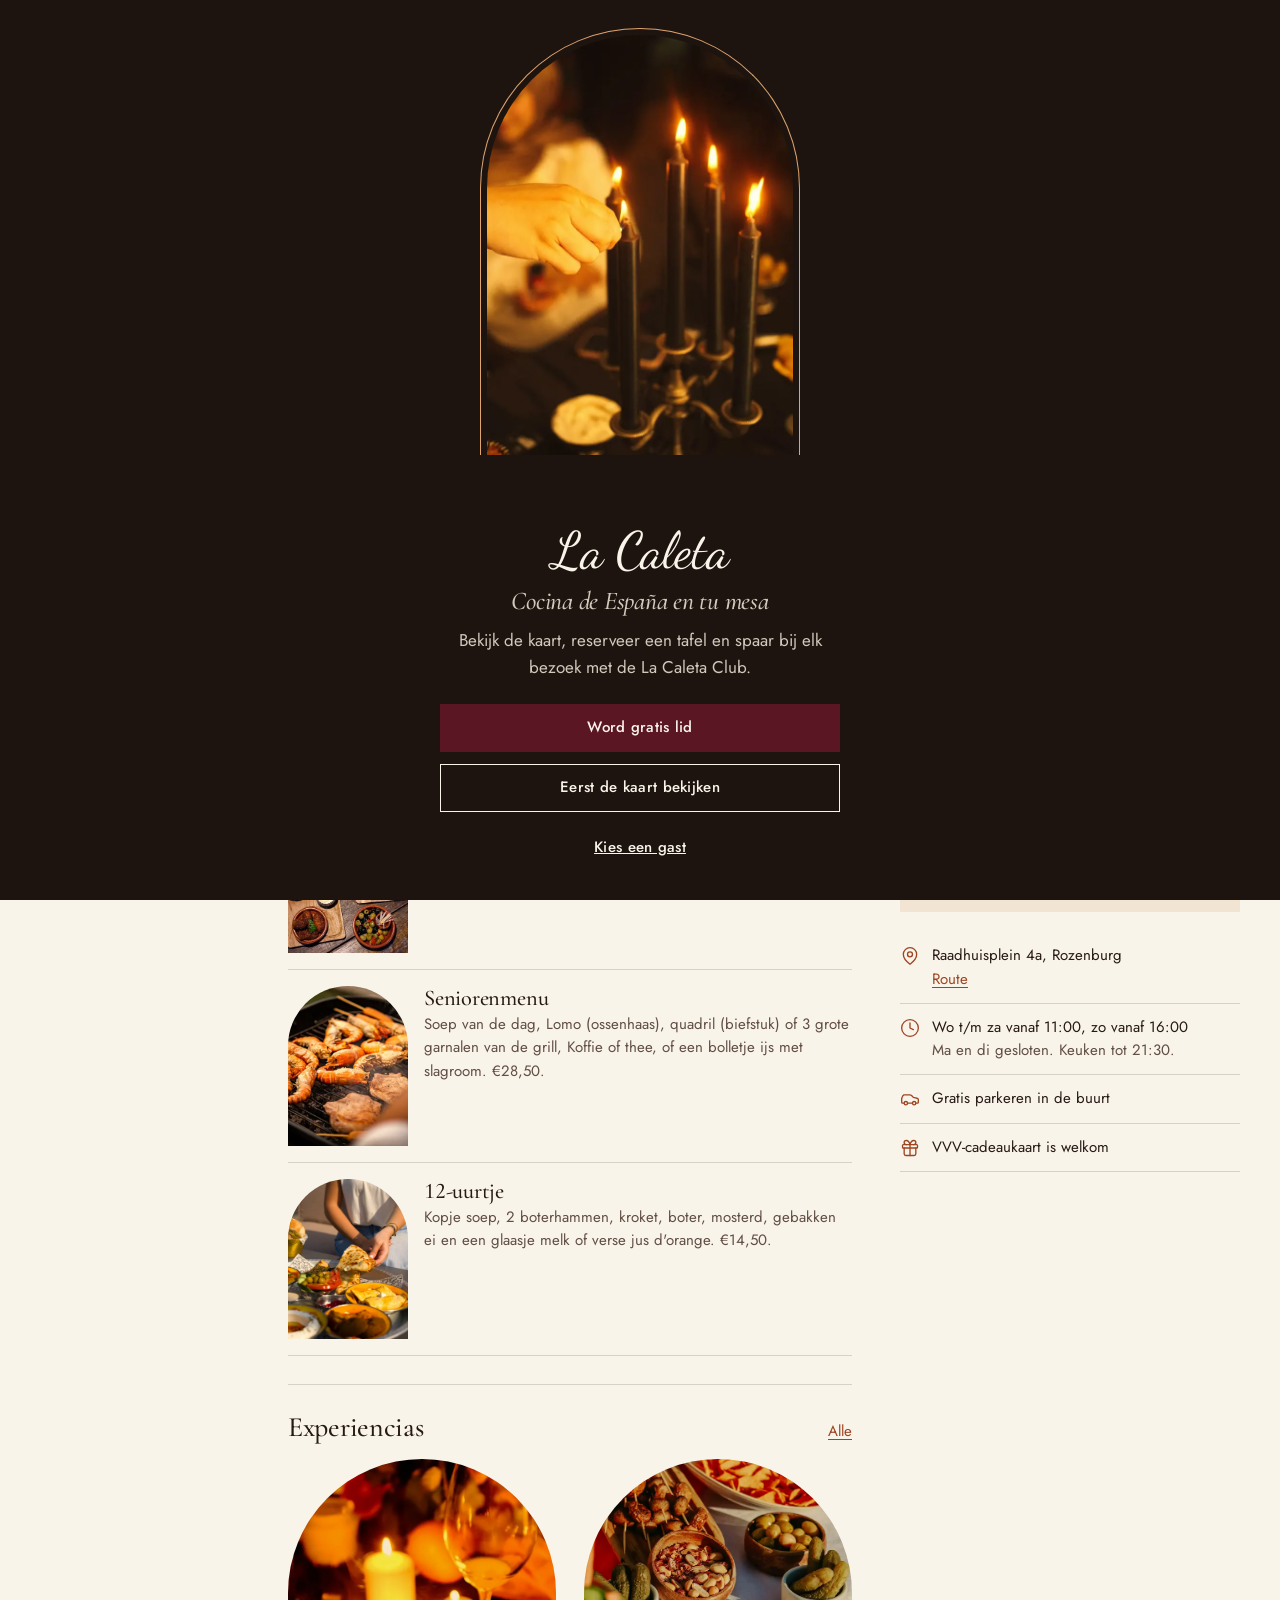
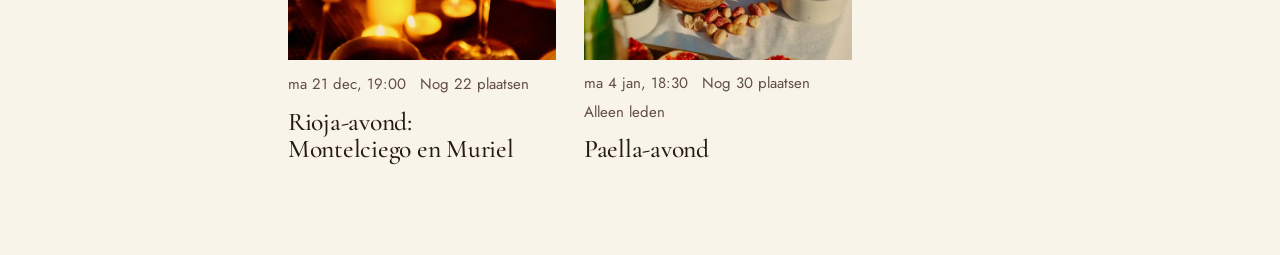
<file: 02-Preview/index.html>
<!doctype html>
<html lang="nl">
  <head>
    <meta charset="utf-8">
    <meta name="viewport" content="width=device-width, initial-scale=1">
    <title>La Caleta</title>
    <meta name="theme-color" content="#1f1813">
    <meta http-equiv="refresh" content="0; url=gast.html">
    <link rel="icon" href="assets/icon.svg" type="image/svg+xml">
    <script>location.replace('gast.html' + location.hash);</script>
  </head>
  <body style="background:#1f1813;color:#f6efe4;font-family:system-ui,sans-serif">
    <p style="padding:24px"><a href="gast.html" style="color:#d9a868">Open de app van La Caleta</a></p>
  </body>
</html>
</file>
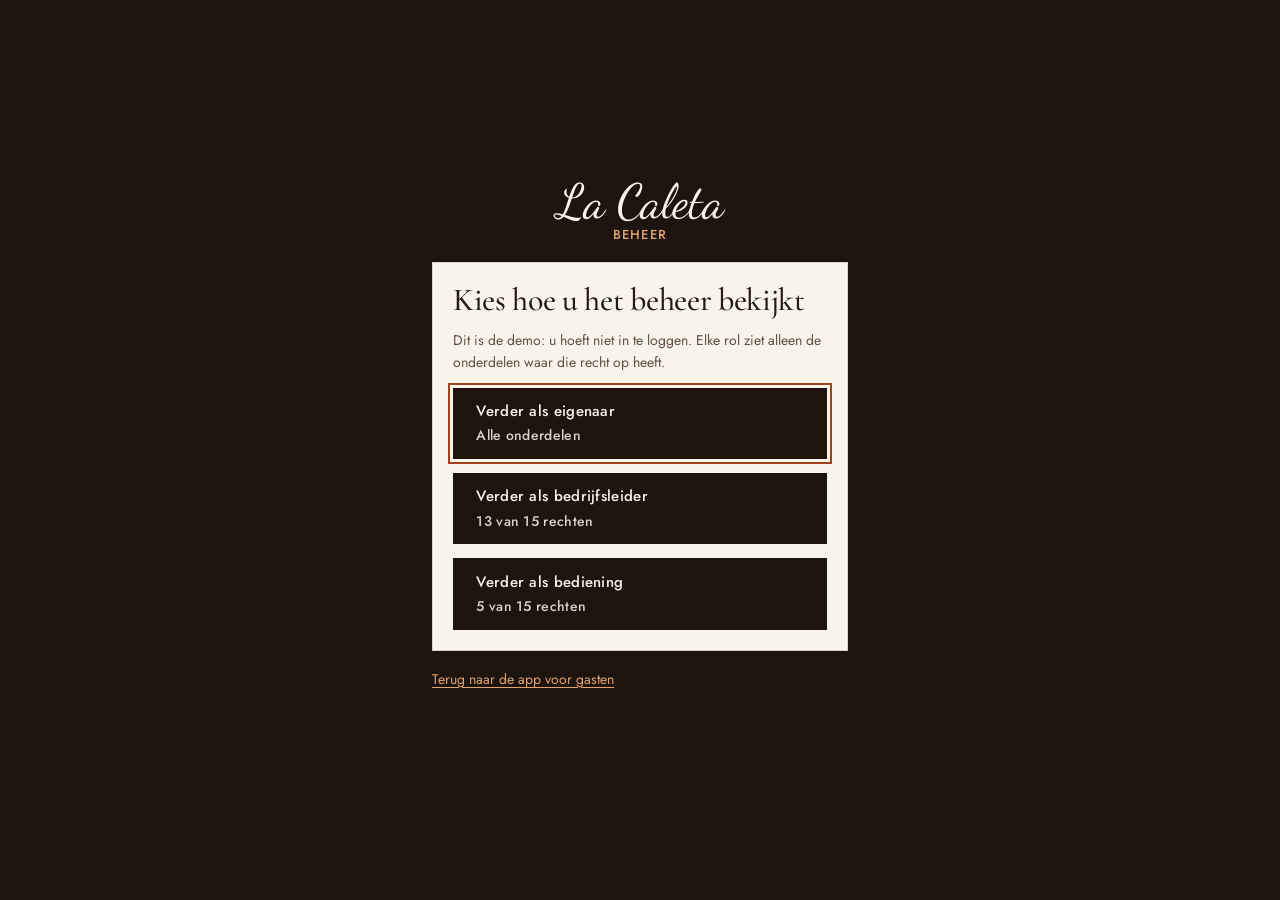
<file: 02-Preview/beheer.html>
<!doctype html>
<html lang="nl">
  <head>
    <meta charset="utf-8">
    <meta name="viewport" content="width=device-width, initial-scale=1, viewport-fit=cover">
    <title>La Caleta beheer</title>
    <meta name="robots" content="noindex">
    <meta name="theme-color" content="#1f1813">
    <link rel="icon" href="assets/icon.svg" type="image/svg+xml">
    <link rel="stylesheet" href="app/tokens.css">
    <link rel="stylesheet" href="app/beheer.css">
    <script type="module" src="app/beheer.js"></script>
  </head>
  <body class="beheer">
    <div class="b-shell">
      <aside class="b-side on-dark">
        <a class="b-brand" href="#/vandaag"><span class="script">La Caleta</span><span class="label">Beheer</span></a>
        <nav class="b-nav" id="b-nav" aria-label="Beheer"></nav>
        <div class="b-who" id="b-who"></div>
      </aside>
      <main class="b-main" id="b-main" tabindex="-1"></main>
    </div>
    <dialog class="b-dialog" id="b-dialog" aria-labelledby="b-dlg-title"></dialog>
  </body>
</html>
</file>
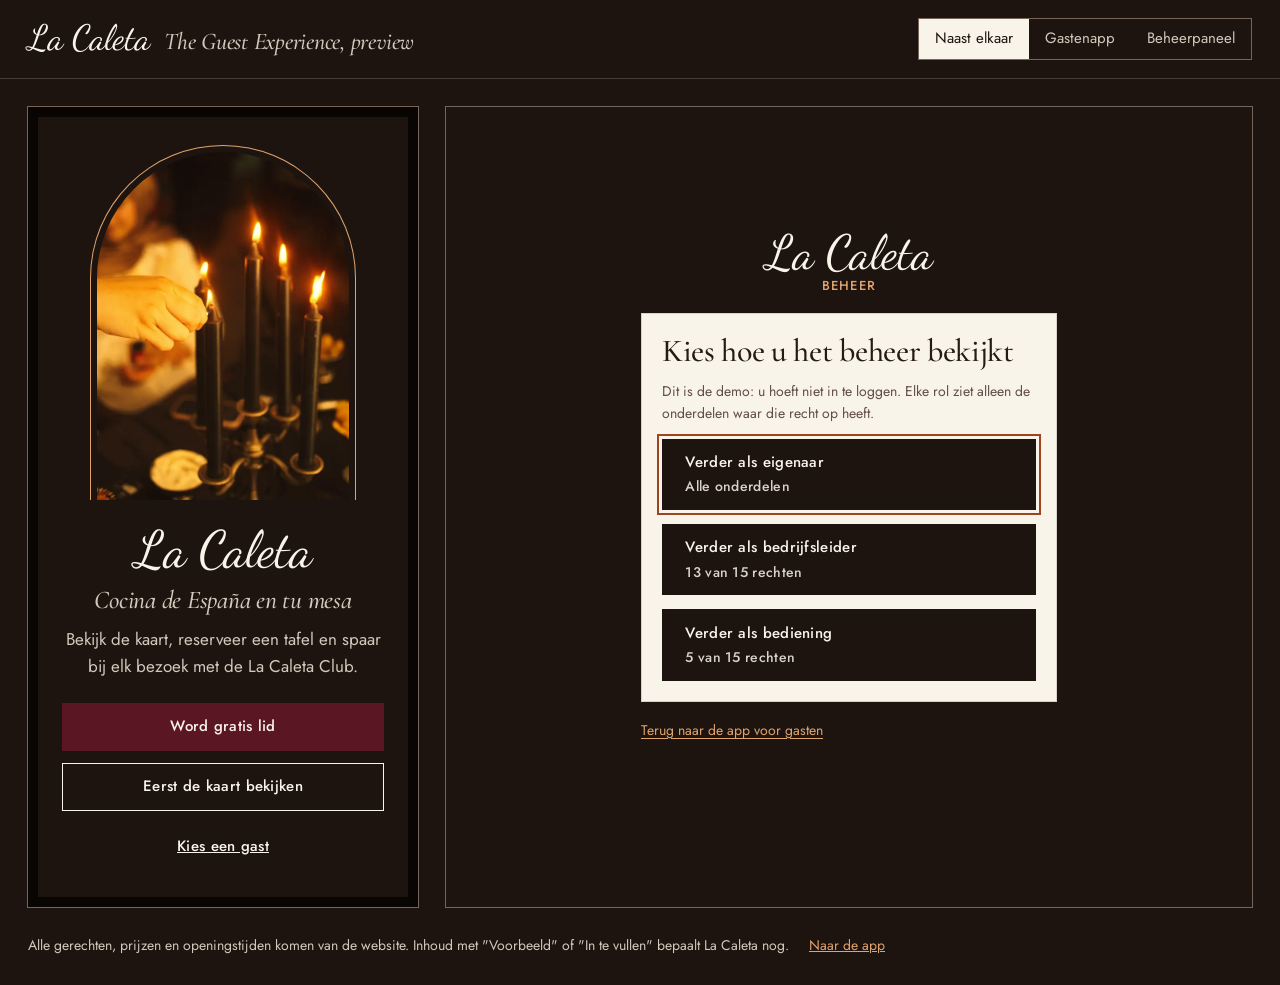
<file: 02-Preview/demo.html>
<!doctype html>
<html lang="nl">
  <head>
    <meta charset="utf-8">
    <meta name="viewport" content="width=device-width, initial-scale=1">
    <title>La Caleta, The Guest Experience: preview</title>
    <meta name="robots" content="noindex">
    <meta name="theme-color" content="#1f1813">
    <link rel="icon" href="assets/icon.svg" type="image/svg+xml">
    <link rel="stylesheet" href="app/tokens.css">
    <style>
      body { background: var(--espresso); color: var(--crema); min-height: 100dvh; font-size: 1rem; }
      .top { display: flex; flex-wrap: wrap; align-items: center; justify-content: space-between; gap: 16px 24px; padding: 18px 28px; border-bottom: 1px solid var(--hair-dark); }
      .brand { display: flex; align-items: baseline; gap: 14px; }
      .brand .script { font-size: 2.2rem; line-height: 1; }
      .brand h1 { font-size: 1.5rem; font-style: italic; color: var(--crema-2); }
      .modes { display: flex; gap: 0; border: 1px solid var(--line-dark); }
      .modes button { min-height: 40px; padding: 0 16px; border: 0; background: none; color: var(--crema-2); font-size: 0.9375rem; }
      .modes button[aria-pressed="true"] { background: var(--crema); color: var(--espresso); }
      .stage { display: grid; gap: 28px; padding: 28px; align-items: start; }
      .stage[data-mode="naast"] { grid-template-columns: auto 1fr; }
      .phone { width: 390px; height: 800px; border: 10px solid oklch(0.12 0.01 50); outline: 1px solid var(--line-dark); background: var(--crema); }
      .phone iframe, .desk iframe { width: 100%; height: 100%; border: 0; display: block; }
      .desk { height: 800px; outline: 1px solid var(--line-dark); background: var(--arena); min-width: 0; }
      .stage[data-mode="gast"] .desk, .stage[data-mode="beheer"] .phone { display: none; }
      .stage[data-mode="gast"] { grid-template-columns: auto 1fr; }
      .stage[data-mode="beheer"] { grid-template-columns: 1fr; }
      .steps { max-width: 26rem; display: grid; gap: 14px; font-size: 0.9375rem; color: var(--crema-2); }
      .stage[data-mode="naast"] .steps, .stage[data-mode="beheer"] .steps { display: none; }
      .steps ol { margin: 0; padding-inline-start: 1.2rem; display: grid; gap: 8px; }
      .steps h2 { font-size: 1.8rem; color: var(--crema); }
      .foot { display: flex; flex-wrap: wrap; gap: 8px 20px; padding: 0 28px 28px; font-size: 0.875rem; color: var(--crema-2); }
      .foot a { color: var(--cobre); }
      .mobile { display: none; padding: 24px; gap: 12px; }
      @media (max-width: 999px) {
        .stage, .modes { display: none; }
        .mobile { display: grid; }
      }
    </style>
  </head>
  <body class="on-dark">
    <header class="top">
      <div class="brand"><span class="script">La Caleta</span><h1>The Guest Experience, preview</h1></div>
      <div class="modes" role="group" aria-label="Weergave">
        <button aria-pressed="true" data-mode="naast">Naast elkaar</button>
        <button aria-pressed="false" data-mode="gast">Gastenapp</button>
        <button aria-pressed="false" data-mode="beheer">Beheerpaneel</button>
      </div>
    </header>
    <div class="stage" data-mode="naast" id="stage">
      <div class="phone"><iframe src="gast.html" title="Gastenapp op een telefoon"></iframe></div>
      <div class="steps">
        <h2>Zo probeert u het</h2>
        <ol>
          <li>Kies in de app een gast (bijvoorbeeld Anna), of word zelf gratis lid.</li>
          <li>Open de ledenkaart. De QR-code verandert elke 30 seconden.</li>
          <li>Kies in het beheer de rol eigenaar. Open Scannen en scan de kaart: de punten verschijnen direct in de app.</li>
          <li>Doe een reserveringsaanvraag en bevestig hem in het beheer.</li>
          <li>Kies "Andere rol kiezen" en neem de rol bediening om te zien wat de bediening wel en niet mag.</li>
        </ol>
      </div>
      <div class="desk"><iframe src="beheer.html" title="Beheerpaneel"></iframe></div>
    </div>
    <div class="mobile">
      <p style="color:var(--crema-2)">Op de telefoon opent u de gastenapp en het beheer los. Wat u in het ene doet, ziet u in het andere.</p>
      <a class="btn btn-reserve" href="gast.html">Open de gastenapp</a>
      <a class="btn btn-line" href="beheer.html">Open het beheerpaneel</a>
    </div>
    <p class="foot">
      <span>Alle gerechten, prijzen en openingstijden komen van de website. Inhoud met "Voorbeeld" of "In te vullen" bepaalt La Caleta nog.</span>
      <a href="index.html">Naar de app</a>
    </p>
    <script>
      const stage = document.getElementById('stage');
      document.querySelectorAll('[data-mode]').forEach((b) => {
        if (b.tagName !== 'BUTTON') return;
        b.addEventListener('click', () => {
          stage.dataset.mode = b.dataset.mode;
          document.querySelectorAll('.modes button').forEach((x) => x.setAttribute('aria-pressed', String(x === b)));
        });
      });
    </script>
  </body>
</html>
</file>
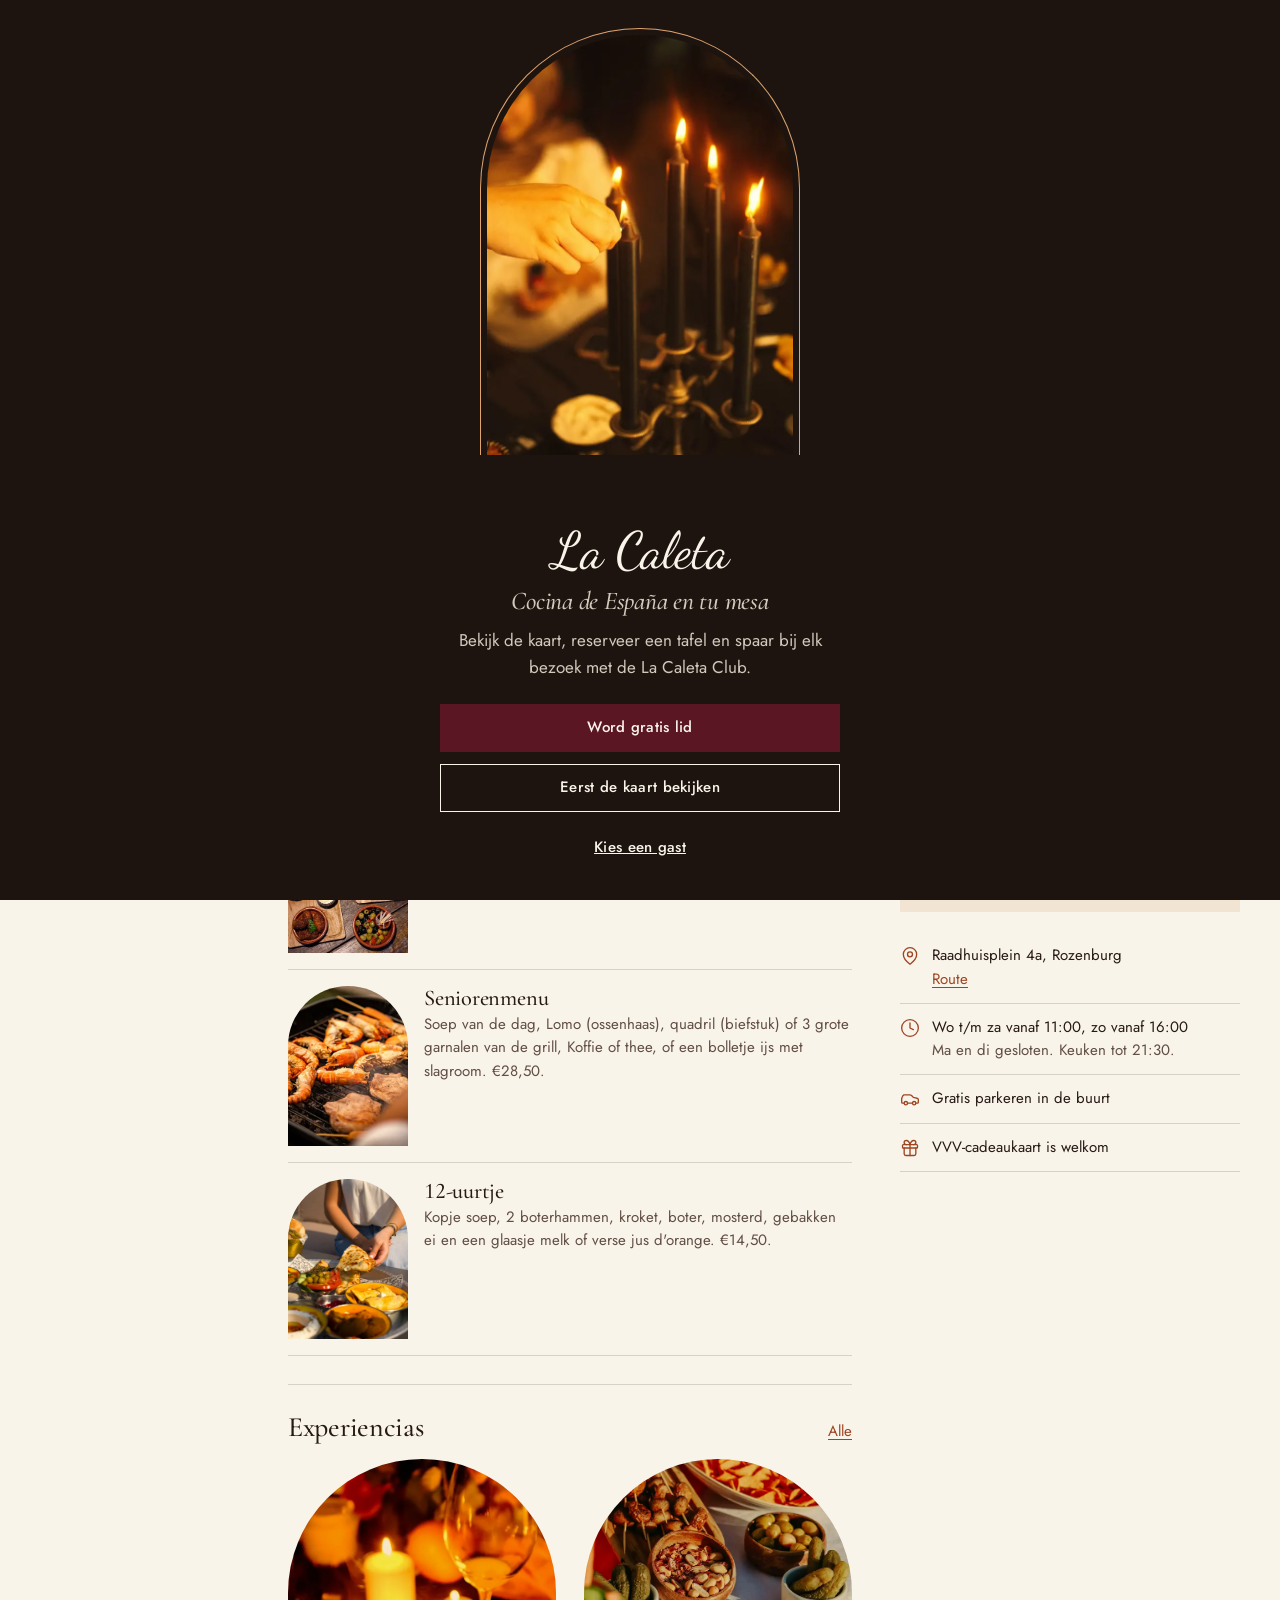
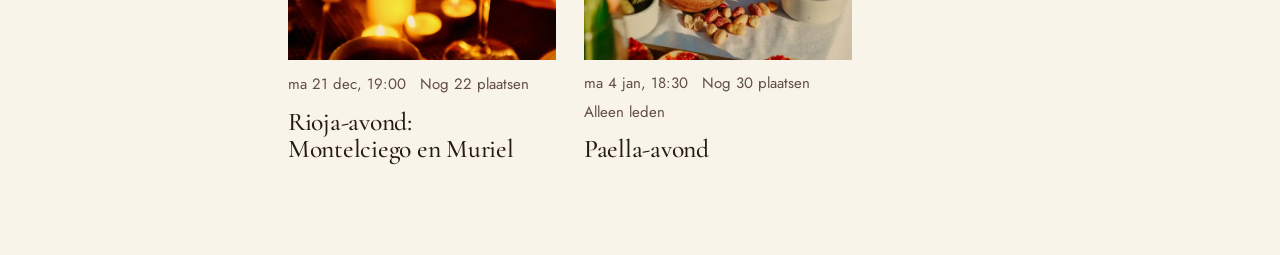
<file: 02-Preview/gast.html>
<!doctype html>
<html lang="nl">
  <head>
    <meta charset="utf-8">
    <meta name="viewport" content="width=device-width, initial-scale=1, viewport-fit=cover">
    <title>La Caleta</title>
    <meta name="description" content="La Caleta, Cocina de España in Rozenburg: menukaart, reserveren en de La Caleta Club.">
    <meta name="theme-color" content="#1f1813">
    <meta name="apple-mobile-web-app-capable" content="yes">
    <meta name="apple-mobile-web-app-status-bar-style" content="black-translucent">
    <meta name="apple-mobile-web-app-title" content="La Caleta">
    <link rel="manifest" href="manifest.webmanifest">
    <link rel="icon" href="assets/icon.svg" type="image/svg+xml">
    <link rel="apple-touch-icon" href="assets/icon-180.png">
    <link rel="preload" href="assets/fonts/jost-latin-400-normal.woff2" as="font" type="font/woff2" crossorigin>
    <link rel="preload" href="assets/fonts/cormorant-garamond-latin-500-normal.woff2" as="font" type="font/woff2" crossorigin>
    <link rel="stylesheet" href="app/tokens.css">
    <link rel="stylesheet" href="app/gast.css">
    <script src="assets/vendor/gsap.min.js" defer></script>
    <script type="module" src="app/gast.js"></script>
  </head>
  <body class="gast">
    <a class="skip" href="#main">Naar de inhoud</a>
    <div class="shell-app">
      <header class="topbar on-dark">
        <a class="wordmark" href="#/home" aria-label="La Caleta, naar home"><span class="script">La Caleta</span><small>Cocina de España</small></a>
        <div style="display:flex;gap:4px">
          <a class="icon-btn" href="#/meldingen" aria-label="Meldingen"><svg class="ico" viewBox="0 0 24 24" aria-hidden="true"><path d="M10.268 21a2 2 0 0 0 3.464 0"/><path d="M3.262 15.326A1 1 0 0 0 4 17h16a1 1 0 0 0 .74-1.673C19.41 13.956 18 12.499 18 8A6 6 0 0 0 6 8c0 4.499-1.411 5.956-2.738 7.326"/></svg></a>
          <button class="icon-btn" data-act="open-card" data-top-user aria-label="Gast kiezen"><svg class="ico" viewBox="0 0 24 24" aria-hidden="true"><rect width="5" height="5" x="3" y="3" rx="1"/><rect width="5" height="5" x="16" y="3" rx="1"/><rect width="5" height="5" x="3" y="16" rx="1"/><path d="M21 16h-3a2 2 0 0 0-2 2v3"/><path d="M21 21v.01"/><path d="M12 7v3a2 2 0 0 1-2 2H7"/><path d="M3 12h.01"/><path d="M12 3h.01"/><path d="M12 16v.01"/><path d="M16 12h1"/><path d="M21 12v.01"/><path d="M12 21v-1"/></svg></button>
        </div>
      </header>
      <nav class="nav on-dark" id="nav" aria-label="Hoofdmenu">
        <a class="wordmark" href="#/home" aria-label="La Caleta, naar home"><span class="script">La Caleta</span><small>Cocina de España</small></a>
        <a href="#/home" data-tab="home"><svg class="ico" viewBox="0 0 24 24" aria-hidden="true"><path d="M15 21v-8a1 1 0 0 0-1-1h-4a1 1 0 0 0-1 1v8"/><path d="M3 10a2 2 0 0 1 .709-1.528l7-5.999a2 2 0 0 1 2.582 0l7 5.999A2 2 0 0 1 21 10v9a2 2 0 0 1-2 2H5a2 2 0 0 1-2-2z"/></svg>Home</a>
        <a href="#/kaart" data-tab="kaart"><svg class="ico" viewBox="0 0 24 24" aria-hidden="true"><path d="M12 7v14"/><path d="M3 18a1 1 0 0 1-1-1V4a1 1 0 0 1 1-1h5a4 4 0 0 1 4 4 4 4 0 0 1 4-4h5a1 1 0 0 1 1 1v13a1 1 0 0 1-1 1h-6a3 3 0 0 0-3 3 3 3 0 0 0-3-3z"/></svg>Kaart</a>
        <a href="#/reserveren" data-tab="reserveren" class="nav-reserve"><span class="ico-wrap"><svg class="ico" viewBox="0 0 24 24" aria-hidden="true"><rect width="18" height="18" x="3" y="4" rx="2"/><path d="M16 2v4"/><path d="M8 2v4"/><path d="M3 10h18"/></svg></span>Reserveer</a>
        <a href="#/club" data-tab="club"><svg class="ico" viewBox="0 0 24 24" aria-hidden="true"><rect x="3" y="8" width="18" height="4" rx="1"/><path d="M12 8v13"/><path d="M19 12v7a2 2 0 0 1-2 2H7a2 2 0 0 1-2-2v-7"/><path d="M7.5 8a2.5 2.5 0 0 1 0-5A4.8 8 0 0 1 12 8a4.8 8 0 0 1 4.5-5 2.5 2.5 0 0 1 0 5"/></svg>Club</a>
        <a href="#/meer" data-tab="meer"><svg class="ico" viewBox="0 0 24 24" aria-hidden="true"><circle cx="12" cy="12" r="1"/><circle cx="19" cy="12" r="1"/><circle cx="5" cy="12" r="1"/></svg>Meer</a>
        <div class="nav-foot"><span>Raadhuisplein 4a, Rozenburg</span><a class="link" href="tel:+31181214342">0181 - 214342</a></div>
      </nav>
      <main id="main" tabindex="-1"></main>
    </div>

    <dialog class="sheet" id="sheet" aria-labelledby="sheet-title">
      <div class="sheet-close"><button class="icon-btn" data-close aria-label="Sluiten"><svg class="ico" viewBox="0 0 24 24" aria-hidden="true"><path d="M18 6 6 18"/><path d="m6 6 12 12"/></svg></button></div>
      <div class="sheet-body"></div>
    </dialog>

    <dialog class="card-dialog on-dark" id="card-dialog" aria-label="Ledenkaart">
      <div class="card-overlay">
        <div style="display:flex;justify-content:flex-end"><button class="icon-btn" data-close aria-label="Ledenkaart sluiten"><svg class="ico" viewBox="0 0 24 24" aria-hidden="true"><path d="M18 6 6 18"/><path d="m6 6 12 12"/></svg></button></div>
        <div class="card-overlay-body">
          <div data-card></div>
          <p class="countdown" aria-live="off">Nieuwe code over <span class="num" data-count>30</span> seconden</p>
          <p class="small" style="color:var(--crema-2);max-width:22rem;margin-inline:auto">Laat deze code scannen bij de bediening. Zet uw scherm op volle helderheid. Geen verbinding? Noem uw lidnummer <strong style="color:var(--crema)" data-no></strong>.</p>
        </div>
      </div>
    </dialog>

    <div class="welcome on-dark" id="welcome" hidden>
      <div class="welcome-img"><div class="arco"><img src="assets/img/kaarsen-640.webp" srcset="assets/img/kaarsen-640.webp 640w, assets/img/kaarsen-1280.webp 1280w" sizes="320px" alt="Gedekte tafel bij kaarslicht"></div></div>
      <div class="welcome-body">
        <span class="script">La Caleta</span>
        <h1>Cocina de España en tu mesa</h1>
        <p style="color:var(--crema-2)">Bekijk de kaart, reserveer een tafel en spaar bij elk bezoek met de La Caleta Club.</p>
        <button class="btn btn-vino btn-block" data-act="welcome" data-id="aanmelden" style="margin-top:12px">Word gratis lid</button>
        <button class="btn btn-line btn-block" data-act="welcome" data-id="kaart">Eerst de kaart bekijken</button>
        <button class="btn btn-block" style="color:var(--crema);text-decoration:underline" data-act="welcome" data-id="inloggen">Kies een gast</button>
      </div>
    </div>
  </body>
</html>
</file>
<file: 02-Preview/app/tokens.css>
/* Tokens: gelijk aan de website (src/styles/global.css) plus vino en oro. Zie 04-Visueel-Ontwerp.md. */
@font-face {
  font-family: "Cormorant Garamond";
  src: url("../assets/fonts/cormorant-garamond-latin-500-normal.woff2") format("woff2");
  font-weight: 500;
  font-style: normal;
  font-display: swap;
}
@font-face {
  font-family: "Cormorant Garamond";
  src: url("../assets/fonts/cormorant-garamond-latin-500-italic.woff2") format("woff2");
  font-weight: 500;
  font-style: italic;
  font-display: swap;
}
@font-face {
  font-family: "Cormorant Garamond";
  src: url("../assets/fonts/cormorant-garamond-latin-600-normal.woff2") format("woff2");
  font-weight: 600;
  font-style: normal;
  font-display: swap;
}
@font-face {
  font-family: "Jost";
  src: url("../assets/fonts/jost-latin-300-normal.woff2") format("woff2");
  font-weight: 300;
  font-display: swap;
}
@font-face {
  font-family: "Jost";
  src: url("../assets/fonts/jost-latin-400-normal.woff2") format("woff2");
  font-weight: 400;
  font-display: swap;
}
@font-face {
  font-family: "Jost";
  src: url("../assets/fonts/jost-latin-500-normal.woff2") format("woff2");
  font-weight: 500;
  font-display: swap;
}
@font-face {
  font-family: "Dancing Script";
  src: url("../assets/fonts/dancing-script-latin-400-normal.woff2") format("woff2");
  font-weight: 400;
  font-display: swap;
}

:root {
  --font-display: "Cormorant Garamond", ui-serif, Georgia, serif;
  --font-body: "Jost", ui-sans-serif, system-ui, sans-serif;
  --font-script: "Dancing Script", ui-serif, cursive;

  --espresso: oklch(0.2 0.018 50);
  --espresso-2: oklch(0.255 0.024 48);
  --crema: oklch(0.968 0.014 85);
  --arena: oklch(0.925 0.028 78);
  --tinta: oklch(0.23 0.022 50);
  --tinta-2: oklch(0.44 0.03 50);
  --terracota: oklch(0.5 0.13 40);
  --cobre: oklch(0.76 0.1 62);
  --crema-2: oklch(0.84 0.02 80);
  --rojo: oklch(0.47 0.17 27);
  --rojo-hover: oklch(0.4 0.15 27);
  --vino: oklch(0.32 0.1 14);
  --vino-2: oklch(0.38 0.12 16);
  --oro: oklch(0.82 0.09 78);
  --line: oklch(0.62 0.03 60);
  --line-dark: oklch(0.52 0.03 55);
  --hair: color-mix(in oklch, var(--tinta) 16%, transparent);
  --hair-dark: color-mix(in oklch, var(--crema) 18%, transparent);
  --ok: oklch(0.47 0.1 150);
  --err: oklch(0.5 0.17 27);
  --err-dark: oklch(0.76 0.12 35);

  --ease: cubic-bezier(0.22, 1, 0.36, 1);
  --quick: 180ms;
  --base: 320ms;

  --s1: 4px;
  --s2: 8px;
  --s3: 12px;
  --s4: 16px;
  --s5: 24px;
  --s6: 32px;
  --s7: 48px;
  --s8: 64px;
}

*,
*::before,
*::after {
  box-sizing: border-box;
}

html {
  -webkit-text-size-adjust: 100%;
}

body {
  margin: 0;
  font-family: var(--font-body);
  font-weight: 400;
  line-height: 1.55;
  text-rendering: optimizeLegibility;
}

h1,
h2,
h3,
h4 {
  font-family: var(--font-display);
  font-weight: 500;
  line-height: 1.05;
  letter-spacing: -0.01em;
  margin: 0;
  text-wrap: balance;
}

p {
  margin: 0;
  text-wrap: pretty;
}

button,
input,
select,
textarea {
  font: inherit;
  color: inherit;
}

button {
  cursor: pointer;
}

img {
  display: block;
  max-width: 100%;
}

:focus-visible {
  outline: 2px solid var(--terracota);
  outline-offset: 3px;
}

.on-dark :focus-visible,
.on-vino :focus-visible {
  outline-color: var(--cobre);
}

.sr-only {
  position: absolute;
  width: 1px;
  height: 1px;
  padding: 0;
  margin: -1px;
  overflow: hidden;
  clip: rect(0, 0, 0, 0);
  white-space: nowrap;
  border: 0;
}

.ico {
  width: 20px;
  height: 20px;
  flex-shrink: 0;
  fill: none;
  stroke: currentColor;
  stroke-width: 1.6;
  stroke-linecap: round;
  stroke-linejoin: round;
}

.script {
  font-family: var(--font-script);
  font-weight: 400;
  letter-spacing: 0;
}

.label {
  font-size: 0.8125rem;
  font-weight: 500;
  letter-spacing: 0.08em;
  text-transform: uppercase;
  line-height: 1.4;
}

.num {
  font-variant-numeric: lining-nums tabular-nums;
}

/* Cormorant heeft standaard mediaevale cijfers (1 lijkt op I); voor getallen altijd lining. */
h1,
h2,
h3,
h4,
.fact b,
.points,
.saldo b,
.big,
.res-date b,
.date-btn b,
.stepper output,
.amount,
.scanned b,
.dish-name {
  font-variant-numeric: lining-nums tabular-nums;
}

/* Knoppen: radius 0 zoals de website */
.btn {
  display: inline-flex;
  align-items: center;
  justify-content: center;
  gap: 0.55rem;
  min-height: 48px;
  padding: 0.7rem 1.4rem;
  border: 1px solid transparent;
  border-radius: 0;
  background: none;
  font-size: 0.9375rem;
  font-weight: 500;
  letter-spacing: 0.02em;
  text-decoration: none;
  color: inherit;
  transition:
    background-color var(--quick) ease,
    border-color var(--quick) ease,
    color var(--quick) ease;
}

.btn-reserve {
  background-color: var(--rojo);
  color: var(--crema);
}

.btn-reserve:hover {
  background-color: var(--rojo-hover);
}

.btn-vino {
  background-color: var(--vino);
  color: var(--crema);
}

.btn-vino:hover {
  background-color: var(--vino-2);
}

.btn-dark {
  background-color: var(--espresso);
  color: var(--crema);
}

.btn-dark:hover {
  background-color: var(--espresso-2);
}

.btn-line {
  border-color: currentColor;
}

.btn-line:hover {
  background-color: var(--tinta);
  border-color: var(--tinta);
  color: var(--crema);
}

.on-dark .btn-line:hover,
.on-vino .btn-line:hover {
  background-color: var(--crema);
  border-color: var(--crema);
  color: var(--espresso);
}

.btn-block {
  width: 100%;
}

.btn:disabled,
.btn[aria-disabled="true"] {
  opacity: 0.6;
  cursor: not-allowed;
}

.btn[aria-busy="true"] {
  cursor: progress;
}

.link {
  color: var(--terracota);
  text-decoration: underline;
  text-underline-offset: 3px;
  text-decoration-thickness: 1px;
}

.on-dark .link {
  color: var(--cobre);
}

/* Velden */
.field {
  display: grid;
  gap: 6px;
}

.field > span:first-child {
  font-size: 0.9375rem;
  font-weight: 500;
}

.input {
  width: 100%;
  min-height: 48px;
  padding: 0.65rem 0.85rem;
  border: 1px solid var(--line);
  border-radius: 0;
  background: var(--crema);
  color: var(--tinta);
  font-size: 1rem;
}

.input:focus-visible {
  outline-offset: 0;
}

select.input {
  appearance: none;
  padding-inline-end: 2.75rem;
  background-image: url("data:image/svg+xml,%3Csvg xmlns='http://www.w3.org/2000/svg' width='18' height='18' viewBox='0 0 24 24' fill='none' stroke='%23574b42' stroke-width='1.6' stroke-linecap='round' stroke-linejoin='round'%3E%3Cpath d='m6 9 6 6 6-6'/%3E%3C/svg%3E");
  background-repeat: no-repeat;
  background-position: right 0.9rem center;
}

textarea.input {
  min-height: 96px;
  resize: vertical;
}

.field-hint {
  font-size: 0.875rem;
  color: var(--tinta-2);
}

.field-error {
  font-size: 0.875rem;
  color: var(--err);
  font-weight: 500;
}

.input[aria-invalid="true"] {
  border-color: var(--err);
  border-width: 2px;
}

.check {
  display: flex;
  gap: 12px;
  align-items: flex-start;
  min-height: 44px;
  padding-block: 6px;
  font-size: 0.9375rem;
  cursor: pointer;
}

.check input {
  width: 22px;
  height: 22px;
  margin: 1px 0 0;
  accent-color: var(--vino);
  flex-shrink: 0;
}

/* Gedeelde markeringen voor ontbrekende en voorbeeldinhoud */
.todo {
  border: 1.5px dashed var(--cobre);
  padding: var(--s4);
  display: grid;
  gap: 4px;
}

.todo-label {
  display: inline-flex;
  align-items: center;
  gap: 6px;
  font-size: 0.75rem;
  font-weight: 500;
  letter-spacing: 0.06em;
  text-transform: uppercase;
  color: var(--terracota);
}

.on-dark .todo-label,
.on-vino .todo-label {
  color: var(--cobre);
}

.badge-example {
  display: inline-block;
  padding: 1px 7px;
  border: 1px solid currentColor;
  font-size: 0.6875rem;
  font-weight: 500;
  letter-spacing: 0.06em;
  text-transform: uppercase;
  line-height: 1.5;
  color: var(--terracota);
  vertical-align: middle;
  font-family: var(--font-body);
  font-style: normal;
}

/* Programmatische focus na een schermwissel; toetsenbordfocus op elementen blijft zichtbaar. */
main:focus-visible {
  outline: none;
}

.on-dark .badge-example,
.on-vino .badge-example {
  color: var(--oro);
}

/* De boog (arco): halfrond boven, recht onder */
.arco {
  border-radius: 999px 999px 0 0;
  overflow: hidden;
}

.open-dot {
  display: inline-block;
  width: 8px;
  height: 8px;
  border-radius: 50%;
  background: var(--ok);
  flex-shrink: 0;
}

.open-dot[data-open="false"] {
  background: var(--line);
}

.toast-region {
  position: fixed;
  inset-inline: 0;
  bottom: calc(88px + env(safe-area-inset-bottom));
  display: grid;
  justify-items: center;
  pointer-events: none;
  z-index: 80;
  padding-inline: 16px;
}

.toast {
  pointer-events: auto;
  max-width: 28rem;
  background: var(--espresso);
  color: var(--crema);
  padding: 12px 16px;
  font-size: 0.9375rem;
  border-inline-start: 3px solid var(--cobre);
  box-shadow: 0 8px 24px oklch(0.2 0.02 50 / 0.25);
}

.toast[data-tone="err"] {
  border-inline-start-color: var(--err-dark);
}

@media (prefers-reduced-motion: reduce) {
  *,
  *::before,
  *::after {
    transition-duration: 0.01ms !important;
    animation-duration: 0.01ms !important;
    scroll-behavior: auto !important;
  }
}
</file>
<file: 02-Preview/app/beheer.css>
/* Beheerpaneel: zelfde merk, werkvlak voor snelle taken tijdens de service. */
body.beheer {
  background: var(--arena);
  color: var(--tinta);
  font-size: 0.9375rem;
  min-height: 100dvh;
}

.on-dark {
  background: var(--espresso);
  color: var(--crema);
}

.on-vino {
  background: var(--vino);
  color: var(--crema);
}

.b-shell {
  display: grid;
  grid-template-columns: minmax(0, 1fr);
  min-height: 100dvh;
}

.b-side {
  display: flex;
  flex-direction: column;
  gap: 2px;
  padding: 12px 12px 10px;
  min-width: 0;
}

.b-brand {
  display: flex;
  align-items: baseline;
  gap: 10px;
  padding: 4px 8px 8px;
  color: var(--crema);
  text-decoration: none;
}

.b-brand .script {
  font-size: 1.9rem;
  line-height: 1;
}

.b-brand .label {
  color: var(--cobre);
  font-size: 0.6875rem;
}

.b-nav {
  display: flex;
  gap: 2px;
  overflow-x: auto;
  scrollbar-width: none;
}

.b-nav a {
  display: flex;
  align-items: center;
  gap: 10px;
  flex-shrink: 0;
  min-height: 44px;
  padding: 0 12px;
  color: var(--crema-2);
  text-decoration: none;
  font-size: 0.9375rem;
  white-space: nowrap;
  transition:
    background-color var(--quick) ease,
    color var(--quick) ease;
}

.b-nav a:hover {
  color: var(--crema);
}

.b-nav a[aria-current="page"] {
  background: var(--espresso-2);
  color: var(--crema);
  box-shadow: inset 2px 0 0 var(--cobre);
}

.b-nav .count {
  min-width: 20px;
  padding: 0 6px;
  background: var(--rojo);
  color: var(--crema);
  font-size: 0.75rem;
  font-weight: 500;
  text-align: center;
  line-height: 20px;
}

.b-nav a.b-scan {
  background: var(--vino);
  color: var(--crema);
}

.b-who {
  display: flex;
  flex-wrap: wrap;
  align-items: center;
  gap: 0 16px;
  padding: 2px 8px 0;
  font-size: 0.8125rem;
  color: var(--crema-2);
}

.b-who > span:first-child,
.b-who > span:nth-child(3) {
  display: none;
}

.b-who strong {
  color: var(--crema);
  font-weight: 500;
}

.b-main {
  min-width: 0;
  padding: 20px 16px 64px;
}

.b-head {
  display: flex;
  flex-wrap: wrap;
  align-items: flex-end;
  justify-content: space-between;
  gap: 12px 20px;
  margin-bottom: 20px;
}

.b-head h1 {
  font-size: clamp(1.9rem, 4vw, 2.5rem);
}

.b-head p {
  color: var(--tinta-2);
  margin-top: 2px;
}

.panel {
  background: var(--crema);
  border: 1px solid var(--hair);
  padding: 20px;
}

.panel + .panel {
  margin-top: 16px;
}

.panel h2 {
  font-family: var(--font-body);
  font-size: 1rem;
  font-weight: 500;
  letter-spacing: 0;
  margin-bottom: 12px;
}

.grid-2 {
  display: grid;
  gap: 16px;
}

.grid-2 > .panel + .panel {
  margin-top: 0;
}

.facts {
  display: grid;
  grid-template-columns: repeat(auto-fit, minmax(150px, 1fr));
  gap: 0;
  border: 1px solid var(--hair);
  background: var(--crema);
}

.fact {
  padding: 16px 18px;
  border-inline-end: 1px solid var(--hair);
  border-bottom: 1px solid var(--hair);
  display: grid;
  gap: 2px;
  color: inherit;
  text-decoration: none;
}

.fact b {
  font-family: var(--font-display);
  font-size: 2.2rem;
  font-weight: 500;
  line-height: 1;
  font-variant-numeric: lining-nums tabular-nums;
}

.fact span {
  font-size: 0.875rem;
  color: var(--tinta-2);
}

a.fact:hover {
  background: var(--arena);
}

.tbl-wrap {
  overflow-x: auto;
  background: var(--crema);
  border: 1px solid var(--hair);
}

table.tbl {
  width: 100%;
  border-collapse: collapse;
  font-size: 0.9375rem;
}

.tbl th,
.tbl td {
  padding: 10px 14px;
  text-align: start;
  border-bottom: 1px solid var(--hair);
  vertical-align: top;
}

.tbl th {
  font-size: 0.8125rem;
  font-weight: 500;
  color: var(--tinta-2);
  background: var(--arena);
  white-space: nowrap;
}

.tbl td.n,
.tbl th.n {
  text-align: end;
  font-variant-numeric: lining-nums tabular-nums;
  white-space: nowrap;
}

.tbl tr:last-child td {
  border-bottom: 0;
}

.tbl .actions {
  display: flex;
  gap: 6px;
  flex-wrap: wrap;
  justify-content: flex-end;
}

.btn-sm {
  min-height: 36px;
  padding: 0.35rem 0.8rem;
  font-size: 0.875rem;
}

.btn-ok {
  background: var(--ok);
  color: var(--crema);
}

.tabs {
  display: flex;
  gap: 0;
  border-bottom: 1px solid var(--hair);
  margin-bottom: 16px;
  overflow-x: auto;
}

.tabs button {
  min-height: 44px;
  padding: 0 14px;
  border: 0;
  border-bottom: 2px solid transparent;
  background: none;
  color: var(--tinta-2);
  white-space: nowrap;
}

.tabs button[aria-selected="true"] {
  color: var(--tinta);
  border-bottom-color: var(--terracota);
  font-weight: 500;
}

.form-grid {
  display: grid;
  gap: 14px;
}

.input-sm {
  min-height: 40px;
  padding: 0.4rem 0.7rem;
  font-size: 0.9375rem;
}

.lock {
  display: flex;
  gap: 10px;
  align-items: flex-start;
  padding: 12px 14px;
  background: var(--arena);
  border-inline-start: 3px solid var(--line);
  font-size: 0.9375rem;
}

.msg {
  display: flex;
  gap: 10px;
  align-items: flex-start;
  padding: 14px;
  font-size: 0.9375rem;
  background: var(--crema);
  border: 1px solid var(--hair);
}

.msg[data-tone="err"] {
  border-inline-start: 3px solid var(--err);
}

.msg[data-tone="ok"] {
  border-inline-start: 3px solid var(--ok);
}

.msg[data-tone="warn"] {
  border-inline-start: 3px solid var(--cobre);
}

.msg .ico {
  margin-top: 1px;
}

.msg[data-tone="err"] .ico {
  color: var(--err);
}

.msg[data-tone="ok"] .ico {
  color: var(--ok);
}

/* Scannen */
.scan-stage {
  display: grid;
  gap: 16px;
}

.scan-start {
  display: grid;
  gap: 14px;
  justify-items: center;
  text-align: center;
  padding: 32px 20px;
}

.scan-start .btn {
  min-height: 64px;
  font-size: 1.0625rem;
  padding-inline: 2rem;
}

.scan-video {
  position: relative;
  width: 100%;
  max-width: 420px;
  margin-inline: auto;
  aspect-ratio: 3 / 4;
  background: var(--espresso);
  overflow: hidden;
}

.scan-video video {
  width: 100%;
  height: 100%;
  object-fit: cover;
}

.scan-video::after {
  content: "";
  position: absolute;
  inset: 18%;
  border: 2px solid var(--cobre);
}

.scan-result {
  display: grid;
  gap: 16px;
  padding: 24px;
}

.scan-result .who b {
  display: block;
  font-family: var(--font-display);
  font-size: 2.2rem;
  font-weight: 500;
  line-height: 1.05;
}

.scan-result .big {
  font-family: var(--font-display);
  font-size: 4rem;
  font-weight: 500;
  line-height: 0.95;
  font-variant-numeric: lining-nums tabular-nums;
}

.reward-pick {
  display: grid;
  gap: 8px;
}

.reward-pick button {
  display: flex;
  justify-content: space-between;
  gap: 12px;
  align-items: center;
  min-height: 52px;
  padding: 0 16px;
  border: 1px solid color-mix(in oklch, var(--oro) 60%, transparent);
  background: none;
  color: var(--crema);
  text-align: start;
}

.reward-pick button:hover {
  background: var(--vino-2);
}

.matrix td,
.matrix th {
  text-align: center;
}

.matrix td:first-child,
.matrix th:first-child {
  text-align: start;
}

.matrix input {
  width: 20px;
  height: 20px;
  accent-color: var(--vino);
}

dialog.b-dialog {
  width: min(100% - 24px, 40rem);
  max-height: 90dvh;
  padding: 0;
  border: 0;
  background: var(--crema);
  color: var(--tinta);
}

dialog.b-dialog::backdrop {
  background: oklch(0.2 0.02 50 / 0.55);
}

.b-dialog-body {
  padding: 20px 22px 24px;
  display: grid;
  gap: 14px;
}

.b-dialog-head {
  display: flex;
  justify-content: space-between;
  align-items: center;
  gap: 12px;
  padding: 12px 12px 0 22px;
}

.b-dialog-head h2 {
  font-size: 1.7rem;
}

.checks {
  display: grid;
  grid-template-columns: repeat(auto-fill, minmax(150px, 1fr));
  gap: 0 12px;
}

.preview-bar {
  display: flex;
  flex-wrap: wrap;
  align-items: center;
  gap: 8px 12px;
  padding: 8px 16px;
  background: var(--espresso-2);
  color: var(--crema-2);
  font-size: 0.8125rem;
}

.preview-bar select {
  min-height: 36px;
  background: var(--espresso);
  color: var(--crema);
  border: 1px solid var(--line-dark);
  padding: 0 2.2rem 0 0.6rem;
  font-size: 0.875rem;
  background-image: url("data:image/svg+xml,%3Csvg xmlns='http://www.w3.org/2000/svg' width='16' height='16' viewBox='0 0 24 24' fill='none' stroke='%23e6d9c8' stroke-width='1.6' stroke-linecap='round' stroke-linejoin='round'%3E%3Cpath d='m6 9 6 6 6-6'/%3E%3C/svg%3E");
  background-repeat: no-repeat;
  background-position: right 0.6rem center;
  appearance: none;
}

.preview-bar .label {
  color: var(--cobre);
  font-size: 0.6875rem;
}

.toast-region {
  bottom: 24px;
}

@media (min-width: 900px) {
  .b-shell {
    grid-template-columns: 240px minmax(0, 1fr);
  }

  .b-side {
    position: sticky;
    top: 0;
    z-index: 20;
    height: 100dvh;
    padding: 24px 14px 18px;
  }

  .b-brand {
    flex-direction: column;
    gap: 2px;
    padding: 0 10px 24px;
  }

  .b-brand .script {
    font-size: 2.3rem;
  }

  .b-nav {
    flex-direction: column;
    overflow: visible;
  }

  .b-nav a {
    min-height: 42px;
  }

  .b-nav a .count {
    margin-inline-start: auto;
  }

  .b-nav a.b-scan {
    margin-bottom: 10px;
    justify-content: center;
    min-height: 48px;
  }

  .b-nav a.b-scan:hover {
    background: var(--vino-2);
  }

  .b-who > span:first-child,
  .b-who > span:nth-child(3) {
    display: inline;
  }

  .b-who {
    display: grid;
    gap: 2px;
    margin-top: auto;
    padding: 12px 10px 0;
    border-top: 1px solid var(--hair-dark);
    font-size: 0.8125rem;
    color: var(--crema-2);
  }

  .b-who strong {
    color: var(--crema);
    font-weight: 500;
  }

  .b-main {
    padding: 32px 40px 64px;
    max-width: 76rem;
  }

  .grid-2 {
    grid-template-columns: 1fr 1fr;
  }

  .form-grid.cols {
    grid-template-columns: 1fr 1fr;
  }
}

.icon-btn {
  display: inline-flex;
  align-items: center;
  justify-content: center;
  width: 44px;
  height: 44px;
  border: 0;
  background: none;
  color: inherit;
}

.icon-btn:disabled {
  opacity: 0.3;
}

.fieldset {
  display: grid;
  gap: 6px;
}

.summary dt {
  color: var(--tinta-2);
}

.muted {
  color: var(--tinta-2);
}

.on-dark .muted,
.on-vino .muted {
  color: var(--crema-2);
}

.small {
  font-size: 0.875rem;
}

.xs {
  font-size: 0.8125rem;
}

.chip {
  font-size: 0.875rem;
}

.panel.on-vino {
  background: var(--vino);
  color: var(--crema);
  border-color: var(--vino);
}

/* Inlogscherm: zonder zijbalk */
body.logged-out .b-shell {
  grid-template-columns: minmax(0, 1fr);
}

body.logged-out .b-side {
  display: none;
}

body.logged-out .b-main {
  max-width: none;
  display: grid;
  place-items: center;
  min-height: 100dvh;
  background: var(--espresso);
}

.b-login {
  width: min(100%, 26rem);
  display: grid;
  gap: 18px;
  color: var(--crema);
}

.b-login .panel {
  color: var(--tinta);
}

.b-login .link {
  color: var(--cobre);
}

.b-login-brand {
  display: grid;
  justify-items: center;
}

.b-login-brand .script {
  font-size: 3rem;
  line-height: 1;
}

.b-login-brand .label {
  color: var(--cobre);
}

.b-who-btn {
  display: flex;
  align-items: center;
  gap: 8px;
  min-height: 40px;
  margin-top: 4px;
  padding: 0;
  border: 0;
  background: none;
  color: var(--crema-2);
  font-size: 0.875rem;
  text-decoration: none;
  text-align: start;
}

.b-who-btn:hover {
  color: var(--crema);
}

.b-who-btn .ico {
  width: 18px;
  height: 18px;
}
</file>
<file: 02-Preview/app/gast.css>
/* Gastenapp. Mobiel eerst; zijbalk vanaf 900px. */
body.gast {
  background: var(--crema);
  color: var(--tinta);
  font-size: 1.0625rem;
  min-height: 100dvh;
}

.skip {
  position: absolute;
  left: 8px;
  top: -60px;
  z-index: 100;
  background: var(--espresso);
  color: var(--crema);
  padding: 10px 14px;
}

.skip:focus {
  top: 8px;
}

.on-dark {
  background: var(--espresso);
  color: var(--crema);
}

.on-vino {
  background: var(--vino);
  color: var(--crema);
}

/* ---------- Kop en navigatie ---------- */
.topbar {
  position: sticky;
  top: 0;
  z-index: 30;
  display: flex;
  align-items: center;
  justify-content: space-between;
  gap: 12px;
  padding: calc(10px + env(safe-area-inset-top)) 16px 10px;
  border-bottom: 1px solid var(--hair-dark);
}

.wordmark {
  display: flex;
  flex-direction: column;
  line-height: 1;
  color: var(--crema);
  text-decoration: none;
}

.wordmark .script {
  font-size: 1.85rem;
  line-height: 1;
}

.wordmark small {
  margin-top: 2px;
  font-size: 0.75rem;
  color: var(--crema-2);
}

.icon-btn {
  display: inline-flex;
  align-items: center;
  justify-content: center;
  position: relative;
  width: 44px;
  height: 44px;
  border: 0;
  background: none;
  color: inherit;
}

.icon-btn .dot {
  position: absolute;
  top: 9px;
  right: 9px;
  width: 8px;
  height: 8px;
  border-radius: 50%;
  background: var(--cobre);
}

.nav {
  position: fixed;
  inset-inline: 0;
  bottom: 0;
  z-index: 40;
  display: grid;
  grid-template-columns: repeat(5, 1fr);
  padding-bottom: env(safe-area-inset-bottom);
  border-top: 1px solid var(--hair-dark);
}

.nav .wordmark,
.nav .nav-foot {
  display: none;
}

.nav a {
  position: relative;
  display: flex;
  flex-direction: column;
  align-items: center;
  justify-content: center;
  gap: 3px;
  min-height: 64px;
  color: var(--crema-2);
  text-decoration: none;
  font-size: 0.75rem;
  font-weight: 500;
  letter-spacing: 0.02em;
  transition: color var(--quick) ease;
}

.nav a .ico {
  width: 22px;
  height: 22px;
}

.nav a[aria-current="page"] {
  color: var(--crema);
}

.nav a[aria-current="page"]::before {
  content: "";
  position: absolute;
  top: -1px;
  left: 30%;
  right: 30%;
  height: 2px;
  background: var(--cobre);
}

.nav a.nav-reserve {
  color: var(--crema);
}

.nav a.nav-reserve .ico-wrap {
  display: grid;
  place-items: center;
  width: 44px;
  height: 32px;
  background: var(--rojo);
}

.nav a.nav-reserve[aria-current="page"]::before {
  display: none;
}

main {
  display: block;
  min-height: 70dvh;
  padding-bottom: calc(96px + env(safe-area-inset-bottom));
  outline: none;
}

.wrap {
  width: 100%;
  max-width: 40rem;
  margin-inline: auto;
  padding-inline: 20px;
}

.page-head {
  padding-block: 28px 8px;
}

.page-head h1 {
  font-size: clamp(2.25rem, 8vw, 3rem);
}

.page-head p {
  margin-top: 8px;
  color: var(--tinta-2);
}

.sec {
  padding-block: 28px;
}

.sec + .sec {
  border-top: 1px solid var(--hair);
}

.sec-head {
  display: flex;
  align-items: baseline;
  justify-content: space-between;
  gap: 12px;
  margin-bottom: 16px;
}

.sec-head h2 {
  font-size: 1.75rem;
}

.sec-head a {
  font-size: 0.9375rem;
}

.muted {
  color: var(--tinta-2);
}

.on-dark .muted,
.on-vino .muted {
  color: var(--crema-2);
}

.small {
  font-size: 0.9375rem;
}

.xs {
  font-size: 0.8125rem;
}

/* ---------- Home ---------- */
.hero {
  position: relative;
  overflow: hidden;
  padding: 28px 0 0;
}

.hero-grid {
  display: grid;
  grid-template-columns: 1fr 38%;
  gap: 16px;
  align-items: end;
}

.hero h1 {
  font-size: clamp(2.4rem, 10vw, 3.6rem);
  font-style: italic;
}

.hero h1 span {
  display: block;
  font-style: normal;
  font-size: 0.62em;
  margin-top: 4px;
}

.hero .status {
  display: flex;
  align-items: center;
  gap: 8px;
  margin-top: 14px;
  font-size: 0.9375rem;
  color: var(--crema-2);
}

.hero .status + .status {
  margin-top: 4px;
}

.hero-arch {
  aspect-ratio: 3 / 4.4;
  border: 1px solid var(--cobre);
  padding: 5px 5px 0;
  border-bottom: 0;
  border-radius: 999px 999px 0 0;
}

.hero-arch .arco {
  height: 100%;
}

.hero-arch img {
  width: 100%;
  height: 100%;
  object-fit: cover;
}

.club-band {
  border-top: 1px solid color-mix(in oklch, var(--oro) 40%, transparent);
}

.club-strip {
  display: grid;
  gap: 14px;
  padding-block: 20px;
}

.club-strip-top {
  display: flex;
  align-items: flex-start;
  justify-content: space-between;
  gap: 12px;
}

.club-strip .points {
  font-family: var(--font-display);
  font-size: 3rem;
  line-height: 0.9;
  font-variant-numeric: lining-nums tabular-nums;
}

.club-strip .points small {
  font-family: var(--font-body);
  font-size: 0.875rem;
  margin-inline-start: 6px;
  color: var(--crema-2);
}

.club-eyebrow {
  color: var(--oro);
}

.progress {
  position: relative;
  height: 4px;
  background: color-mix(in oklch, var(--crema) 18%, transparent);
  overflow: hidden;
}

.progress i {
  position: absolute;
  inset: 0 auto 0 0;
  background: var(--oro);
  width: var(--p, 0%);
  transition: width 700ms var(--ease);
}

.quick {
  display: grid;
  grid-template-columns: repeat(4, 1fr);
  border-bottom: 1px solid var(--hair);
}

.quick a {
  display: flex;
  flex-direction: column;
  align-items: center;
  gap: 8px;
  padding: 18px 4px 16px;
  color: var(--tinta);
  text-decoration: none;
  font-size: 0.875rem;
  font-weight: 500;
  text-align: center;
  transition: background-color var(--quick) ease;
}

.quick a + a {
  border-inline-start: 1px solid var(--hair);
}

.quick a:hover {
  background: var(--arena);
}

.quick .ico {
  width: 24px;
  height: 24px;
  color: var(--terracota);
}

.res-line {
  display: grid;
  grid-template-columns: auto 1fr auto;
  gap: 14px;
  align-items: center;
  padding: 16px;
  background: var(--arena);
}

.res-date {
  display: grid;
  justify-items: center;
  min-width: 52px;
  padding-inline-end: 14px;
  border-inline-end: 1px solid var(--hair);
  line-height: 1.1;
}

.res-date b {
  font-family: var(--font-display);
  font-size: 1.9rem;
  font-weight: 500;
}

.status-pill {
  display: inline-flex;
  align-items: center;
  gap: 6px;
  font-size: 0.8125rem;
  font-weight: 500;
}

.status-pill::before {
  content: "";
  width: 8px;
  height: 8px;
  border-radius: 50%;
  background: var(--cobre);
}

.status-pill[data-s="bevestigd"]::before {
  background: var(--ok);
}

.status-pill[data-s="geweigerd"]::before,
.status-pill[data-s="geannuleerd"]::before {
  background: var(--err);
}

.offer-list {
  display: grid;
  gap: 0;
}

.offer {
  display: grid;
  grid-template-columns: 96px 1fr;
  gap: 16px;
  padding-block: 16px;
  border-bottom: 1px solid var(--hair);
}

.offer:first-child {
  padding-top: 0;
}

.offer .arco {
  aspect-ratio: 3 / 4;
}

.offer img {
  width: 100%;
  height: 100%;
  object-fit: cover;
}

.offer h3 {
  font-size: 1.4rem;
}

.offer p {
  margin-top: 4px;
  font-size: 0.9375rem;
  color: var(--tinta-2);
}

.offer .members {
  display: inline-flex;
  align-items: center;
  gap: 6px;
  margin-bottom: 4px;
  color: var(--vino);
  font-size: 0.8125rem;
  font-weight: 500;
}

.offer .members .ico {
  width: 16px;
  height: 16px;
}

.ev-list {
  display: grid;
  gap: 28px;
}

.ev {
  display: grid;
  gap: 12px;
  color: inherit;
  text-decoration: none;
}

.ev .arco {
  aspect-ratio: 4 / 3;
  border-radius: 400px 400px 0 0;
}

.ev img {
  width: 100%;
  height: 100%;
  object-fit: cover;
  transition: transform 600ms var(--ease);
}

.ev:hover img {
  transform: scale(1.04);
}

.ev-meta {
  display: flex;
  flex-wrap: wrap;
  gap: 6px 14px;
  font-size: 0.9375rem;
  color: var(--tinta-2);
}

.ev h3 {
  font-size: 1.6rem;
}

.info-list {
  display: grid;
  gap: 0;
  margin: 0;
  padding: 0;
  list-style: none;
}

.info-list li {
  display: flex;
  gap: 12px;
  align-items: flex-start;
  padding-block: 12px;
  border-bottom: 1px solid var(--hair);
  font-size: 0.9375rem;
}

.info-list .ico {
  margin-top: 2px;
  color: var(--terracota);
}

/* ---------- Ledenkaart: de deur ---------- */
.lc-card {
  position: relative;
  width: min(100%, 340px);
  margin-inline: auto;
  padding: 22px 22px 20px;
  display: grid;
  gap: 18px;
  background:
    radial-gradient(120% 70% at 50% 0%, var(--vino-2), transparent 70%),
    var(--vino);
  box-shadow: 0 18px 40px oklch(0.2 0.05 20 / 0.35);
  isolation: isolate;
}

.lc-card::after {
  content: "";
  position: absolute;
  inset: 8px;
  border: 1px solid color-mix(in oklch, var(--oro) 55%, transparent);
  pointer-events: none;
  z-index: -1;
}

.lc-card-top {
  display: flex;
  justify-content: space-between;
  align-items: baseline;
}

.lc-card-top .script {
  font-size: 2rem;
  line-height: 1;
}

.lc-card-top .label {
  color: var(--oro);
}

.lc-door {
  position: relative;
  width: 78%;
  margin-inline: auto;
  aspect-ratio: 1 / 1.28;
  padding: 9px 9px 0;
  border: 1px solid var(--oro);
  border-bottom: 0;
  border-radius: 999px 999px 0 0;
}

.lc-door-in {
  height: 100%;
  display: grid;
  place-items: end center;
  padding: 0 14px 14px;
  background: var(--crema);
  border-radius: 999px 999px 0 0;
  overflow: hidden;
}

.lc-door svg {
  width: 100%;
  height: auto;
  color: var(--espresso);
}

.lc-door .scanned {
  position: absolute;
  inset: 9px 9px 0;
  display: grid;
  place-items: center;
  align-content: center;
  gap: 6px;
  background: var(--crema);
  color: var(--vino);
  border-radius: 999px 999px 0 0;
  text-align: center;
}

.lc-door .scanned b {
  font-family: var(--font-display);
  font-size: 2.6rem;
  font-weight: 500;
  line-height: 1;
}

.lc-door .scanned .ico {
  width: 34px;
  height: 34px;
  color: var(--ok);
  stroke-width: 2;
}

.lc-card-meta {
  display: flex;
  justify-content: space-between;
  align-items: flex-end;
  gap: 12px;
}

.lc-card-meta b {
  display: block;
  font-family: var(--font-display);
  font-size: 1.45rem;
  font-weight: 500;
  line-height: 1.1;
}

.lc-card-meta .xs {
  color: var(--crema-2);
}

.lc-card-meta .no {
  font-variant-numeric: lining-nums tabular-nums;
  letter-spacing: 0.08em;
  color: var(--oro);
  font-size: 0.875rem;
  font-weight: 500;
}

.card-overlay {
  position: fixed;
  inset: 0;
  z-index: 70;
  display: grid;
  grid-template-rows: auto 1fr auto;
  padding: calc(12px + env(safe-area-inset-top)) 20px calc(24px + env(safe-area-inset-bottom));
  overflow-y: auto;
}

.card-overlay[hidden] {
  display: none;
}

.card-overlay-body {
  display: grid;
  align-content: center;
  gap: 20px;
  text-align: center;
}

.countdown {
  font-size: 0.875rem;
  color: var(--crema-2);
}

.countdown .num {
  color: var(--crema);
}

/* ---------- Club ---------- */
.saldo {
  display: grid;
  gap: 10px;
}

.saldo b {
  font-family: var(--font-display);
  font-size: 4rem;
  font-weight: 500;
  line-height: 0.9;
  color: var(--vino);
  font-variant-numeric: lining-nums tabular-nums;
}

.reward-list,
.tx-list,
.link-list {
  list-style: none;
  margin: 0;
  padding: 0;
}

.reward-list li {
  display: grid;
  grid-template-columns: 1fr auto;
  gap: 4px 16px;
  padding-block: 14px;
  border-bottom: 1px solid var(--hair);
}

.reward-list h3 {
  font-size: 1.3rem;
}

.reward-list .cost {
  text-align: end;
  font-weight: 500;
  font-variant-numeric: lining-nums tabular-nums;
  white-space: nowrap;
}

.reward-list .state {
  grid-column: 1 / -1;
  font-size: 0.875rem;
  color: var(--tinta-2);
}

.reward-list li[data-ok="true"] .state {
  color: var(--ok);
  font-weight: 500;
}

.tx-list li {
  display: grid;
  grid-template-columns: 1fr auto;
  gap: 2px 16px;
  padding-block: 12px;
  border-bottom: 1px solid var(--hair);
  font-size: 0.9375rem;
}

.tx-list .pts {
  font-weight: 500;
  font-variant-numeric: lining-nums tabular-nums;
  text-align: end;
}

.tx-list .pts[data-neg="true"] {
  color: var(--tinta-2);
}

.tx-list .when {
  font-size: 0.8125rem;
  color: var(--tinta-2);
}

.birthday {
  display: grid;
  grid-template-columns: auto 1fr;
  gap: 14px;
  align-items: start;
  padding: 18px;
  border-inline-start: 3px solid var(--vino);
  background: var(--arena);
}

.birthday .ico {
  width: 26px;
  height: 26px;
  color: var(--vino);
}

.join {
  display: grid;
  gap: 18px;
  padding: 28px 20px;
}

.join h2 {
  font-size: 2.2rem;
}

.join ul {
  margin: 0;
  padding: 0;
  list-style: none;
  display: grid;
  gap: 10px;
}

.join li {
  display: flex;
  gap: 10px;
}

.join li .ico {
  color: var(--oro);
  margin-top: 2px;
}

/* ---------- Menukaart ---------- */
.menu-tools {
  position: sticky;
  top: 69px;
  z-index: 20;
  background: var(--crema);
  border-bottom: 1px solid var(--hair);
  padding-block: 12px 0;
}

.search {
  position: relative;
}

.search .ico {
  position: absolute;
  inset-inline-start: 14px;
  top: 50%;
  transform: translateY(-50%);
  color: var(--tinta-2);
  pointer-events: none;
}

.search .input {
  padding-inline-start: 44px;
}

.chips {
  display: flex;
  gap: 8px;
  overflow-x: auto;
  scrollbar-width: none;
  padding-block: 12px;
  scroll-padding-inline: 20px;
}

.chips::-webkit-scrollbar {
  display: none;
}

.chip {
  flex-shrink: 0;
  min-height: 40px;
  padding: 0 14px;
  border: 1px solid var(--line);
  background: transparent;
  color: var(--tinta);
  font-size: 0.9375rem;
  white-space: nowrap;
  transition:
    background-color var(--quick) ease,
    color var(--quick) ease,
    border-color var(--quick) ease;
}

.chip[aria-pressed="true"],
.chip[aria-selected="true"] {
  background: var(--espresso);
  border-color: var(--espresso);
  color: var(--crema);
}

.chip-row-label {
  font-size: 0.8125rem;
  color: var(--tinta-2);
  align-self: center;
  flex-shrink: 0;
}

.cat-banner {
  margin-top: 20px;
  aspect-ratio: 16 / 8;
  overflow: hidden;
}

.cat-banner img {
  width: 100%;
  height: 100%;
  object-fit: cover;
}

.cat-note {
  margin-top: 14px;
  padding-inline-start: 12px;
  border-inline-start: 2px solid var(--cobre);
  font-size: 0.9375rem;
  color: var(--tinta-2);
}

.dish-group {
  margin-top: 24px;
  font-family: var(--font-display);
  font-size: 1.5rem;
  font-style: italic;
}

.dishes {
  list-style: none;
  margin: 8px 0 0;
  padding: 0;
}

.dish {
  display: block;
  width: 100%;
  text-align: start;
  padding: 14px 0;
  border: 0;
  border-bottom: 1px solid var(--hair);
  background: none;
  color: inherit;
}

.dish:hover .dish-name {
  color: var(--terracota);
}

.dish-row {
  display: flex;
  align-items: baseline;
  gap: 8px;
}

.dish-name {
  font-family: var(--font-display);
  font-size: 1.3rem;
  font-weight: 500;
  line-height: 1.2;
  transition: color var(--quick) ease;
}

.dish-row .lead {
  flex: 1;
  min-width: 16px;
  border-bottom: 1px dotted var(--line);
  transform: translateY(-4px);
}

.dish-price {
  font-weight: 500;
  font-variant-numeric: lining-nums tabular-nums;
  white-space: nowrap;
  font-size: 0.9375rem;
}

.dish-desc {
  margin-top: 2px;
  font-size: 0.9375rem;
  color: var(--tinta-2);
}

.dish-tags {
  display: flex;
  flex-wrap: wrap;
  gap: 4px 12px;
  margin-top: 4px;
  font-size: 0.8125rem;
  color: var(--tinta-2);
}

.dish-tags .new {
  color: var(--vino);
  font-weight: 500;
}

.dish-tags .out {
  color: var(--err);
  font-weight: 500;
}

.empty {
  padding: 32px 0;
  display: grid;
  gap: 12px;
  justify-items: start;
}

/* ---------- Sheet (dialog) ---------- */
dialog.sheet {
  width: 100%;
  max-width: 40rem;
  max-height: 88dvh;
  margin: auto auto 0;
  padding: 0;
  border: 0;
  background: var(--crema);
  color: var(--tinta);
  overflow: auto;
}

dialog.sheet::backdrop {
  background: oklch(0.2 0.02 50 / 0.55);
}

.sheet-body {
  padding: 20px 20px calc(28px + env(safe-area-inset-bottom));
  display: grid;
  gap: 14px;
}

.sheet-close {
  position: sticky;
  top: 0;
  display: flex;
  justify-content: flex-end;
  padding: 8px 8px 0;
  background: var(--crema);
  z-index: 1;
}

.sheet h2 {
  font-size: 2rem;
}

.sheet .sheet-img {
  aspect-ratio: 3 / 2;
  overflow: hidden;
  margin: -14px -20px 0;
}

.sheet .sheet-img img {
  width: 100%;
  height: 100%;
  object-fit: cover;
}

.allergens {
  display: flex;
  flex-wrap: wrap;
  gap: 6px;
  margin: 0;
  padding: 0;
  list-style: none;
}

.allergens li {
  padding: 3px 10px;
  border: 1px solid var(--line);
  font-size: 0.875rem;
}

/* ---------- Formulieren ---------- */
.form {
  display: grid;
  gap: 24px;
}

.fieldset {
  border: 0;
  margin: 0;
  padding: 0;
  display: grid;
  gap: 12px;
}

.fieldset legend {
  padding: 0;
  margin-bottom: 4px;
  font-family: var(--font-display);
  font-size: 1.5rem;
}

.date-row {
  display: flex;
  gap: 8px;
  overflow-x: auto;
  scrollbar-width: none;
  padding-bottom: 2px;
}

.date-btn {
  flex-shrink: 0;
  display: grid;
  justify-items: center;
  gap: 0;
  width: 64px;
  padding: 8px 0;
  border: 1px solid var(--line);
  background: none;
  line-height: 1.2;
}

.date-btn b {
  font-family: var(--font-display);
  font-size: 1.6rem;
  font-weight: 500;
}

.date-btn small {
  font-size: 0.75rem;
}

.date-btn[aria-pressed="true"] {
  background: var(--espresso);
  border-color: var(--espresso);
  color: var(--crema);
}

.date-btn:disabled {
  opacity: 0.45;
  cursor: not-allowed;
  text-decoration: line-through;
}

.stepper {
  display: inline-grid;
  grid-template-columns: 48px 64px 48px;
  align-items: center;
  border: 1px solid var(--line);
  width: max-content;
}

.stepper button {
  height: 48px;
  border: 0;
  background: none;
  display: grid;
  place-items: center;
}

.stepper button:disabled {
  opacity: 0.35;
}

.stepper output {
  text-align: center;
  font-family: var(--font-display);
  font-size: 1.6rem;
  font-variant-numeric: lining-nums tabular-nums;
}

.slots {
  display: grid;
  grid-template-columns: repeat(auto-fill, minmax(76px, 1fr));
  gap: 8px;
}

.slot {
  min-height: 44px;
  border: 1px solid var(--line);
  background: none;
  font-variant-numeric: lining-nums tabular-nums;
  font-size: 0.9375rem;
}

.slot[aria-pressed="true"] {
  background: var(--espresso);
  border-color: var(--espresso);
  color: var(--crema);
}

.wish-row {
  display: flex;
  flex-wrap: wrap;
  gap: 8px;
}

.notice {
  display: flex;
  gap: 10px;
  padding: 14px;
  background: var(--arena);
  font-size: 0.9375rem;
}

.notice .ico {
  color: var(--terracota);
  margin-top: 2px;
}

.notice[data-tone="err"] {
  border-inline-start: 3px solid var(--err);
}

.sticky-submit {
  position: sticky;
  bottom: calc(72px + env(safe-area-inset-bottom));
  padding-block: 12px;
  background: linear-gradient(to top, var(--crema) 70%, transparent);
}

.success {
  display: grid;
  gap: 16px;
  justify-items: start;
  padding-block: 24px;
}

.success-mark {
  width: 64px;
  height: 64px;
  display: grid;
  place-items: center;
  border: 1px solid var(--ok);
  border-radius: 50%;
  color: var(--ok);
}

.success-mark .ico {
  width: 32px;
  height: 32px;
  stroke-width: 2;
}

.summary {
  display: grid;
  grid-template-columns: auto 1fr;
  gap: 6px 18px;
  margin: 0;
  font-size: 0.9375rem;
}

.summary dt {
  color: var(--tinta-2);
}

.summary dd {
  margin: 0;
  font-weight: 500;
}

.link-list li a,
.link-list li button {
  display: flex;
  align-items: center;
  gap: 14px;
  width: 100%;
  min-height: 56px;
  padding: 0;
  border: 0;
  border-bottom: 1px solid var(--hair);
  background: none;
  color: inherit;
  text-decoration: none;
  text-align: start;
  font-size: 1rem;
}

.link-list li a > span,
.link-list li button > span {
  flex: 1;
}

.link-list .ico:first-child {
  color: var(--terracota);
}

.link-list .ico:last-child {
  color: var(--tinta-2);
}

.giftcard-preview {
  position: relative;
  aspect-ratio: 1.6;
  padding: 22px;
  display: grid;
  align-content: space-between;
}

.giftcard-preview::after {
  content: "";
  position: absolute;
  inset: 8px;
  border: 1px solid color-mix(in oklch, var(--oro) 55%, transparent);
  pointer-events: none;
}

.giftcard-preview .amount {
  font-family: var(--font-display);
  font-size: 2.6rem;
  line-height: 1;
}

.giftcard-preview .msg {
  font-family: var(--font-display);
  font-style: italic;
  font-size: 1.15rem;
  color: var(--crema-2);
  overflow-wrap: anywhere;
}

/* ---------- Welkom ---------- */
.welcome {
  position: fixed;
  inset: 0;
  z-index: 90;
  overflow-y: auto;
  display: grid;
  grid-template-rows: 1fr auto;
}

.welcome[hidden] {
  display: none;
}

.welcome-img {
  position: relative;
  margin: calc(28px + env(safe-area-inset-top)) auto 0;
  width: min(72vw, 320px);
  aspect-ratio: 3 / 4;
  border: 1px solid var(--cobre);
  border-bottom: 0;
  padding: 6px 6px 0;
  border-radius: 999px 999px 0 0;
}

.welcome-img .arco {
  height: 100%;
}

.welcome-img img {
  width: 100%;
  height: 100%;
  object-fit: cover;
}

.welcome-body {
  padding: 24px 24px calc(28px + env(safe-area-inset-bottom));
  display: grid;
  gap: 12px;
  max-width: 28rem;
  width: 100%;
  margin-inline: auto;
  text-align: center;
}

.welcome-body .script {
  font-size: 3.2rem;
  line-height: 1;
}

.welcome-body h1 {
  font-size: 1.6rem;
  font-style: italic;
  color: var(--crema-2);
}

/* ---------- Tablet en desktop ---------- */
@media (min-width: 600px) {
  .offer {
    grid-template-columns: 120px 1fr;
  }

  .ev-list {
    grid-template-columns: 1fr 1fr;
  }

  dialog.sheet {
    margin: auto;
    max-height: 84dvh;
  }
}

@media (min-width: 900px) {
  .shell-app {
    display: grid;
    grid-template-columns: 248px 1fr;
    min-height: 100dvh;
  }

  .topbar {
    display: none;
  }

  .nav {
    position: sticky;
    top: 0;
    height: 100dvh;
    display: flex;
    flex-direction: column;
    gap: 2px;
    padding: 28px 16px;
    border-top: 0;
    border-inline-end: 1px solid var(--hair-dark);
  }

  .nav a.wordmark {
    display: flex;
    flex-direction: column;
    align-items: flex-start;
    gap: 0;
    min-height: 0;
    margin: 0 0 28px;
    padding: 0 12px;
    color: var(--crema);
  }

  .nav a.wordmark small {
    font-size: 0.75rem;
  }

  .chips {
    flex-wrap: wrap;
  }

  .nav .wordmark .script {
    font-size: 2.3rem;
  }

  .nav a {
    flex-direction: row;
    justify-content: flex-start;
    gap: 14px;
    min-height: 48px;
    padding-inline: 12px;
    font-size: 1rem;
    letter-spacing: 0;
  }

  .nav a[aria-current="page"] {
    background: var(--espresso-2);
  }

  .nav a[aria-current="page"]::before {
    top: 10px;
    bottom: 10px;
    left: 0;
    right: auto;
    width: 2px;
    height: auto;
  }

  .nav a.nav-reserve {
    order: 10;
    margin-top: 20px;
    justify-content: center;
    background: var(--rojo);
  }

  .nav a.nav-reserve:hover {
    background: var(--rojo-hover);
  }

  .nav a.nav-reserve .ico-wrap {
    width: auto;
    height: auto;
    background: none;
  }

  .nav .nav-foot {
    order: 11;
    display: grid;
    gap: 4px;
    margin-top: auto;
    padding: 0 12px;
    font-size: 0.8125rem;
    color: var(--crema-2);
  }

  main {
    padding-bottom: 64px;
  }

  .wrap {
    max-width: 68rem;
    padding-inline: 40px;
  }

  .wrap.narrow {
    max-width: 44rem;
  }

  .home-cols {
    display: grid;
    grid-template-columns: 1fr 340px;
    gap: 48px;
    align-items: start;
  }

  .home-side {
    position: sticky;
    top: 24px;
    padding-top: 28px;
  }

  .hero {
    padding-top: 48px;
  }

  .hero-grid {
    grid-template-columns: 1fr 260px;
  }

  .menu-tools {
    top: 0;
  }

  .sticky-submit {
    bottom: 0;
  }

  .toast-region {
    bottom: 24px;
  }

  .ev-list {
    grid-template-columns: 1fr 1fr;
  }
}

@media (max-width: 899px) {
  .home-side {
    display: none;
  }
}

/* Ledenkaart op volledig scherm */
dialog.card-dialog {
  width: 100%;
  height: 100%;
  max-width: none;
  max-height: none;
  margin: 0;
  padding: 0;
  border: 0;
}

dialog.card-dialog::backdrop {
  background: var(--espresso);
}

@media (min-width: 900px) {
  .mobile-only {
    display: none;
  }
}
</file>
